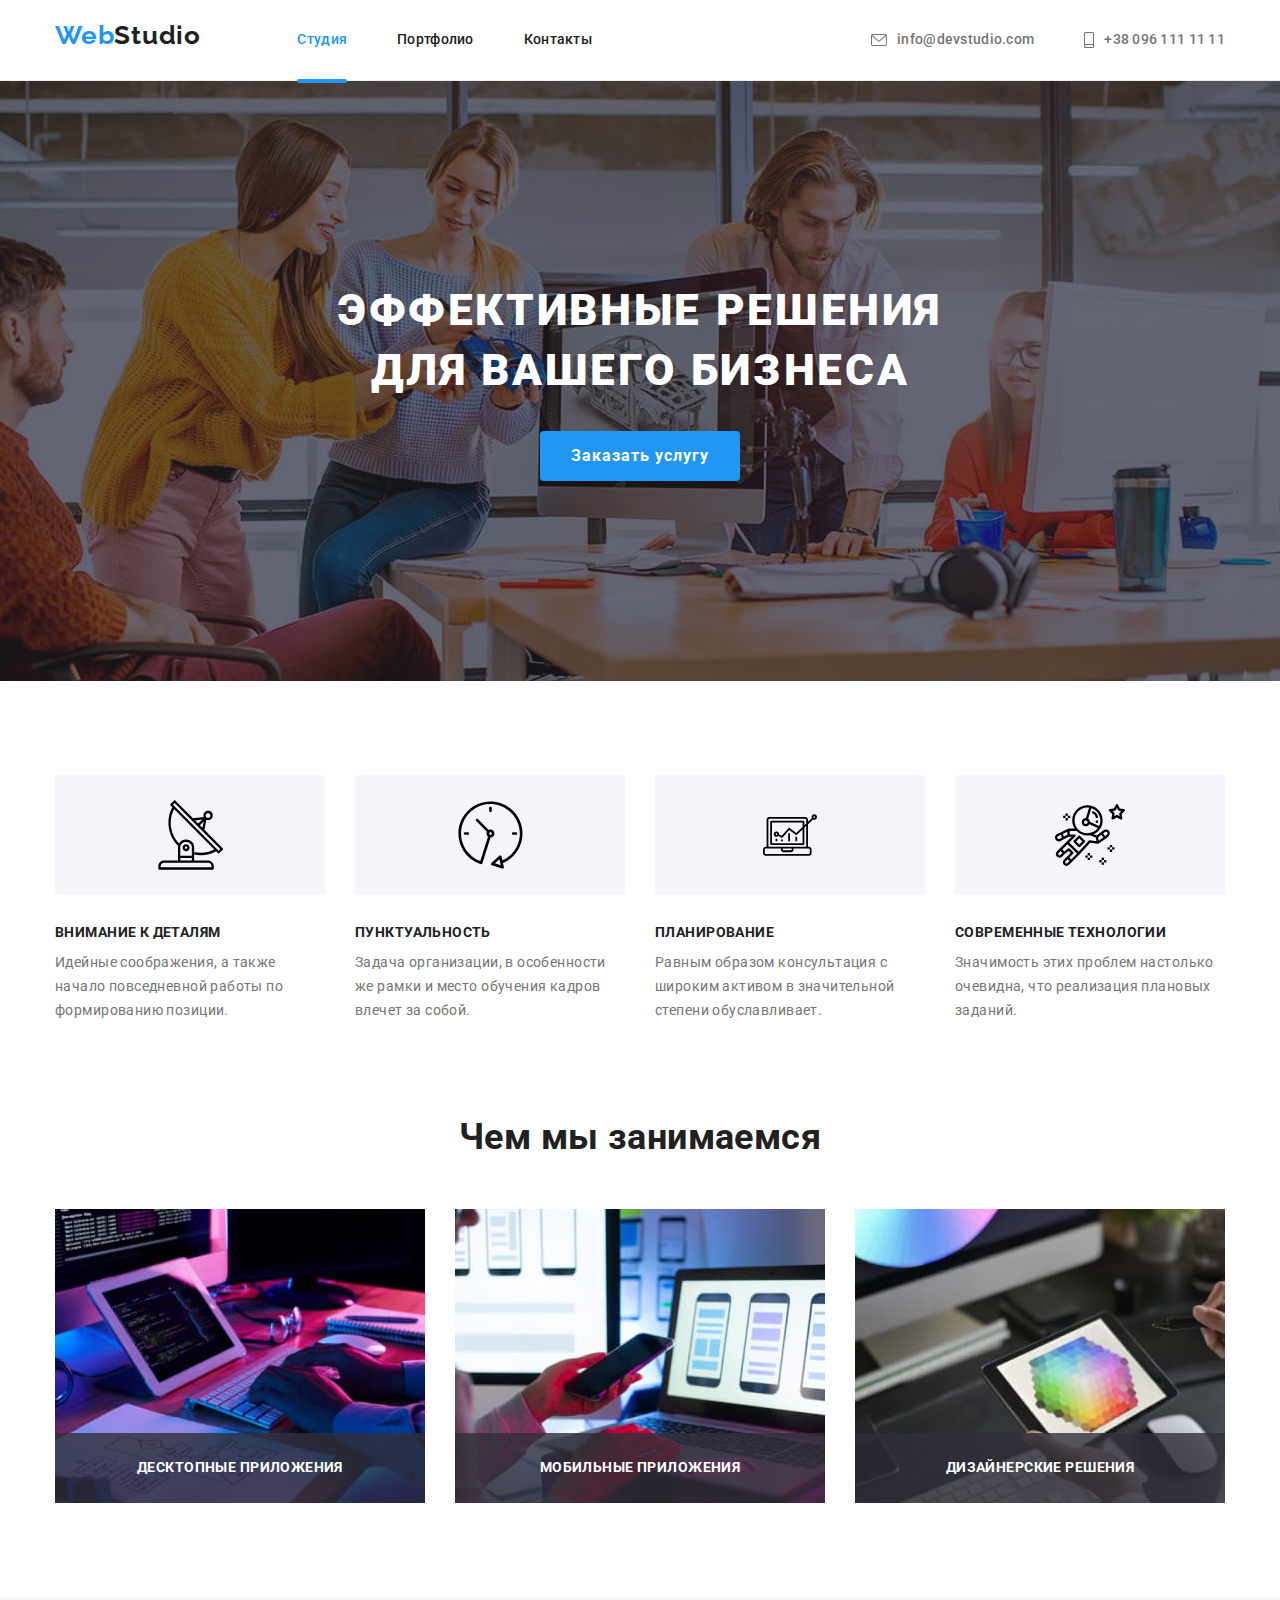
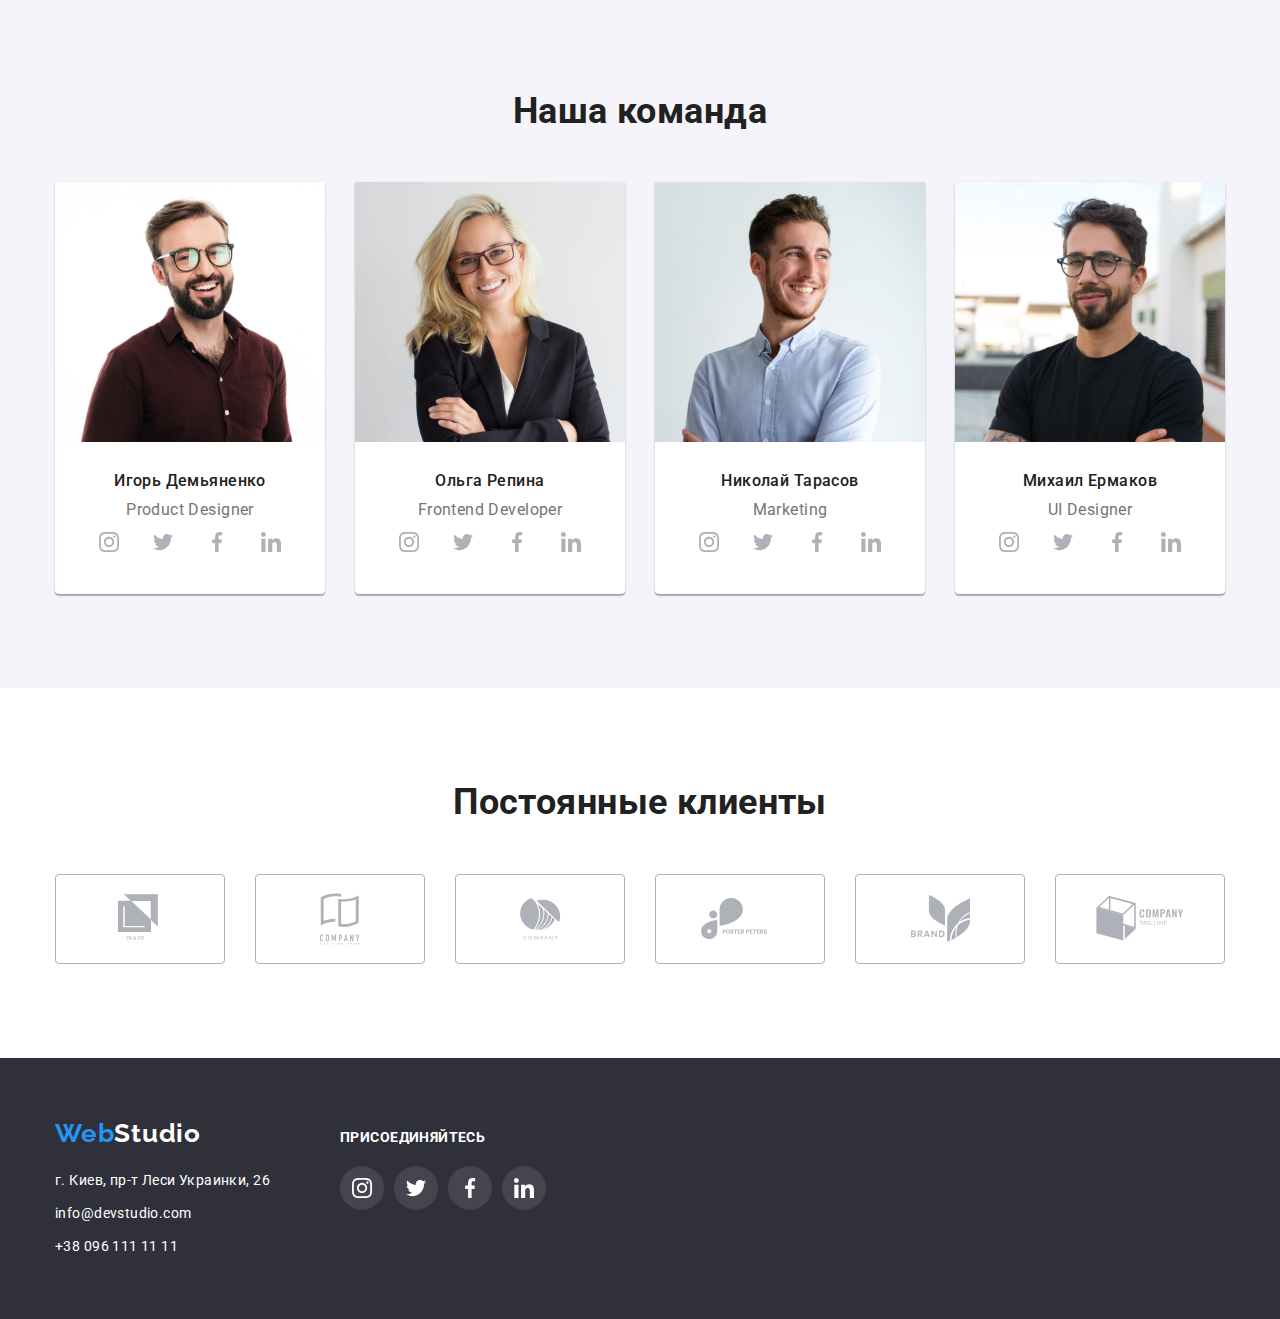
<file: index.html>
<!DOCTYPE html>
<html lang="ru">
<head>
    <meta charset="UTF-8">
    <meta http-equiv="X-UA-Compatible" content="IE=edge">
    <meta name="viewport" content="width=device-width, initial-scale=1.0">
    <title>WebStydio</title>
    <style> a {text-decoration: none;}</style>
    <link rel="preconnect" href="https://fonts.gstatic.com">
    <link href="https://fonts.googleapis.com/css2?family=Roboto:wght@400;500;700;900&display=swap" rel="stylesheet">
    <link rel="preconnect" href="https://fonts.gstatic.com">
    <link href="https://fonts.googleapis.com/css2?family=Raleway:wght@700&display=swap" rel="stylesheet">
    <link rel="stylesheet" href="https://cdnjs.cloudflare.com/ajax/libs/modern-normalize/0.2.0/modern-normalize.min.css">
    <link rel="stylesheet" href="./css/styles.css"/>
</head>
<body>
    
            
        <header class="header-section">
            <div class="container main-nav">
                <nav class="nav">
                    <a href="" class="logo"> <span class="logo-title">Web</span>Studio</a>
                    <ul class="site-nav list">
                        <li class="item"> <a href="index.html" class="link current">Студия</a></li>
                        <li class="item"> <a href="portfolio.html" class="link ">Портфолио</a></li>
                        <li class="item"> <a href="" class="link">Контакты</a></li>
                    </ul>
                </nav>
                <ul class="auth-nav list">
                    <li class="item">
                        
                         <a class="link icon-envelope" href="mailto:info@devstudio.com">
                            <div class="auth-nav-icon">
                                <svg class="auth-icon" width="16px" height="12px">
                                    <use href="./image/sprite.svg#icon-envelope"></use>
                                </svg>
                                info@devstudio.com
                            </div>
                        </a>
                   
                    </li>
                    <li class="item"> 
                        <a class="link icon-phone" href="tel:+380961111111">
                            <div class="auth-nav-icon">
                                <svg class="auth-icon" width="10px" height="16px">
                                    <use href="./image/sprite.svg#icon-smartphone"></use>
                                </svg>
                                +38 096 111 11 11
                            </div>
                        </a>
                    </li>
                </ul>
            </div> 
        </header>
        
          
        <main>

            <section class="hero section overlay">
                <div class="container ">
                    <h1 class="hero-title"> Эффективные решения </br>для вашего бизнеса</h1>
                    <button  data-open-modal type="button" class="hero-button">Заказать услугу</button>
                </div>
            </section>
            
        
            <section class="benefits section">
                <div class="container">
                    <h2 class="visually-hidden">Наши преимущества</h2>
                    <ul class="  benefits-list">
                        <li class="benefits-item list">
                            <div class="benefits-icon-symbol">
                                <svg class="benefits-icon" width="65px" height="70px">
                                    <use href="./image/sprite.svg#icon-group"></use>
                                </svg>
                            </div>
                            <h3 class="benefits-title">Внимание к деталям</h3>
                            <p>Идейные соображения, а также начало повседневной работы по формированию позиции.</p>
                        </li>
                        <li class="benefits-item list">
                           <div class="benefits-icon-symbol">
                                <svg class="benefits-icon" width="67px" height="70px">
                                    <use href="./image/sprite.svg#icon-clock"></use>
                                </svg>
                           </div>
                            <h3 class="benefits-title">Пунктуальность</h3>
                            <p>Задача организации, в особенности же рамки и место обучения кадров влечет за собой.</p>
                        </li>
                        <li class="benefits-item list">
                            <div class="benefits-icon-symbol">
                                <svg class="benefits-icon" width="70px" height="54px">
                                    <use href="./image/sprite.svg#icon-diagram"></use>
                                </svg>
                            </div>
                            <h3 class="benefits-title">Планирование</h3>
                            <p>Равным образом консультация с широким активом в значительной степени обуславливает.</p>
                        </li>
                        <li class="benefits-item list">
                            <div class="benefits-icon-symbol">
                                <svg class="benefits-icon" width="70px" height="70px">
                                    <use href="./image/sprite.svg#icon-astronaut"></use>
                                </svg>
                            </div>
                            <h3 class="benefits-title">Современные технологии</h3>
                            <p>Значимость этих проблем настолько очевидна, что реализация плановых заданий.</p>
                        </li>
                    </ul>
                </div>
            </section>          
               

            <section class="work section">
                <div class="container">
                    <h2 class="work title">Чем мы занимаемся</h2>
                    <ul class="work-item">
                        <li class="list"> 
                            <div class="work-thumb">
                                <img src="./image/main/section1/img-0.jpg" alt="программист пишет код компьютером" width="370">
                                <h3 class="work-description">Десктопные приложения</h3>
                            </div>
                        </li>
                        <li class="list"> 
                            <div class="work-thumb">
                                <img src="./image/main/section1/img-1.jpg" alt="дизайнер создает образцы" width="370">
                                <h3 class="work-description">Мобильные приложения</h3>
                            </div>
                        </li>
                        <li class="list"> 
                            <div class="work-thumb">
                                <img src="./image/main/section1/img-2.jpg" alt="дизайнер подбирает цвет" width="370">
                                <h3 class="work-description">Дизайнерские решения</h3>
                            </div>
                        </li>
                    </ul>
                </div>
            </section>

            
            <section class="teammembers section">
                <div class=" container ">
                    <h2 class="teammembers title">Наша команда </h2>
                    <ul class="members list">
                        <li class="list-item">
                            <img src="./image/main/section2/img.jpg" alt="портрет мужчины в очках" width="270">
                            <div class="description">
                                <h3>Игорь Демьяненко</h3>
                                <p>Product Designer</p>
                                <ul class="list social-icons">
                                    <li class="social-icons-item">
                                        <a href="https://www.instagram.com/?hl=ru" class="social-icons-link" target="_blank" rel="noopener noreferrer">
                                            <svg class="icon">
                                                <use href="./image/sprite.svg#icon-instagram"></use>
                                            </svg>
                                        </a>
                                    </li>
                                    <li class="social-icons-item">
                                        <a href="https://twitter.com/login?lang=ru" class="social-icons-link" target="_blank" rel="noopener noreferrer">
                                            <svg class="icon">
                                                <use href="./image/sprite.svg#icon-twitter"></use>
                                            </svg>
                                        </a>
                                    </li>
                                    <li class="social-icons-item">
                                        <a href="https://uk-ua.facebook.com" class="social-icons-link" target="_blank" rel="noopener noreferrer">
                                            <svg class="icon">
                                                <use href="./image/sprite.svg#icon-facebook"></use>
                                            </svg>
                                        </a>
                                    </li>
                                    <li class="social-icons-item">
                                        <a href="https://www.linkedin.com" class="social-icons-link" target="_blank" rel="noopener noreferrer">
                                            <svg class="icon">
                                                <use href="./image/sprite.svg#icon-linkedin"></use>
                                            </svg>
                                        </a>
                                    </li>
                                </ul>
                            </div>
        
                        <li class="list-item">
                            <img src="./image/main/section2/img-1.jpg" alt="портрет женщины в очках" width="270">
                            <div class="description">
                                <h3>Ольга Репина</h3>
                                <p>Frontend Developer</p>
                                <ul class="list social-icons">
                                    <li class="social-icons-item">
                                        <a href="https://www.instagram.com/?hl=ru" class="social-icons-link" target="_blank" rel="noopener noreferrer">
                                            <svg class="icon">
                                                <use href="./image/sprite.svg#icon-instagram"></use>
                                            </svg>
                                        </a>
                                    </li>
                                    <li class="social-icons-item">
                                        <a href="https://twitter.com/login?lang=ru" class="social-icons-link" target="_blank" rel="noopener noreferrer">
                                            <svg class="icon">
                                                <use href="./image/sprite.svg#icon-twitter"></use>
                                            </svg>
                                        </a>
                                    </li>
                                    <li class="social-icons-item">
                                        <a href="https://uk-ua.facebook.com" class="social-icons-link" target="_blank" rel="noopener noreferrer">
                                            <svg class="icon">
                                                <use href="./image/sprite.svg#icon-facebook"></use>
                                            </svg>
                                        </a>
                                    </li>
                                    <li class="social-icons-item">
                                        <a href="https://www.linkedin.com" class="social-icons-link" target="_blank" rel="noopener noreferrer">
                                            <svg class="icon">
                                                <use href="./image/sprite.svg#icon-linkedin"></use>
                                            </svg>
                                        </a>
                                    </li>
                                </ul>
                            </div>
                        </li>
                    
                        <li class="list-item">
                            <img src="./image/main/section2/img-2.jpg" alt="портрет мужчины в логубий рубашке" width="270">
                            <div class="description">
                                <h3>Николай Тарасов</h3>
                                <p>Marketing</p>
                                <ul class="list social-icons">
                                    <li class="social-icons-item">
                                        <a href="https://www.instagram.com/?hl=ru" class="social-icons-link" target="_blank" rel="noopener noreferrer">
                                            <svg class="icon">
                                                <use href="./image/sprite.svg#icon-instagram"></use>
                                            </svg>
                                        </a>
                                    </li>
                                    <li class="social-icons-item">
                                        <a href="https://twitter.com/login?lang=ru" class="social-icons-link" target="_blank" rel="noopener noreferrer">
                                            <svg class="icon">
                                                <use href="./image/sprite.svg#icon-twitter"></use>
                                            </svg>
                                        </a>
                                    </li>
                                    <li class="social-icons-item">
                                        <a href="https://uk-ua.facebook.com" class="social-icons-link" target="_blank" rel="noopener noreferrer">
                                            <svg class="icon">
                                                <use href="./image/sprite.svg#icon-facebook"></use>
                                            </svg>
                                        </a>
                                    </li>
                                    <li class="social-icons-item">
                                        <a href="https://www.linkedin.com" class="social-icons-link" target="_blank" rel="noopener noreferrer">
                                            <svg class="icon">
                                                <use href="./image/sprite.svg#icon-linkedin"></use>
                                            </svg>
                                        </a>
                                    </li>
                                </ul>
                            </div>
                        </li>
                    
                        <li class="list-item">
                            <img src="./image/main/section2/img-3.jpg" alt="портрет мужчины в очках и черной футболке" width="270">
                            <div class="description">
                                <h3>Михаил Ермаков</h3>
                                <p>UI Designer</p>
                                <ul class="list social-icons">
                                    <li class="social-icons-item">
                                        <a href="https://www.instagram.com/?hl=ru" class="social-icons-link" target="_blank" rel="noopener noreferrer">
                                            <svg class="icon">
                                                <use href="./image/sprite.svg#icon-instagram"></use>
                                            </svg>
                                        </a>
                                    </li>
                                    <li class="social-icons-item">
                                        <a href="https://twitter.com/login?lang=ru" class="social-icons-link" target="_blank" rel="noopener noreferrer">
                                            <svg class="icon">
                                                <use href="./image/sprite.svg#icon-twitter"></use>
                                            </svg>
                                        </a>
                                    </li>
                                    <li class="social-icons-item">
                                        <a href="https://uk-ua.facebook.com" class="social-icons-link" target="_blank" rel="noopener noreferrer">
                                            <svg class="icon">
                                                <use href="./image/sprite.svg#icon-facebook"></use>
                                            </svg>
                                        </a>
                                    </li>
                                    <li class="social-icons-item">
                                        <a href="https://www.linkedin.com" class="social-icons-link" target="_blank" rel="noopener noreferrer">
                                            <svg class="icon">
                                                <use href="./image/sprite.svg#icon-linkedin"></use>
                                            </svg>
                                        </a>
                                    </li>
                                </ul>
                            </div>
                        </li>
                    </ul>
                </div>
                
                
             </section>
            <section class="clients section">
                <div class="container">
                    <h2 class="client title">Постоянные клиенты</h2>
                    <ul class="clients list">
                        <li class="clients-item">
                            <a href="" class="clients-link">
                                <svg class="clients-icon" width="44px" height="49px">
                                    <use href="./image/sprite.svg#icon-yaco"></use>
                                </svg>
                            </a>
                            
                        </li>
                        <li class="clients-item">
                            <a href="" class="clients-link">
                                <svg class="clients-icon" width="40px" height="52px">
                                    <use href="./image/sprite.svg#icon-companytagline"></use>
                                </svg>
                            </a>
                        </li>
                        <li class="clients-item">
                            <a href="" class="clients-link">
                                <svg class="clients-icon" width="41px" height="42px">
                                    <use href="./image/sprite.svg#icon-company"></use>
                                </svg>
                            </a>
                        </li>
                        <li class="clients-item">
                            <a href="" class="clients-link">
                                <svg class="clients-icon" width="79px" height="42px">
                                    <use href="./image/sprite.svg#icon-foster"></use>
                                </svg>
                            </a>
                        </li>
                        <li class="clients-item">
                            <a href="" class="clients-link">
                                <svg class="clients-icon" width="59px" height="47px">
                                    <use href="./image/sprite.svg#icon-brand"></use>
                                </svg>
                            </a>
                        </li>
                        <li class="clients-item">
                            <a href="" class="clients-link">
                                <svg class="clients-icon" width="88px" height="45px">
                                    <use href="./image/sprite.svg#icon-tagline"></use>
                                </svg>
                            </a>
                        </li>

                    </ul>
                </div>

            </section>






        </main>
        
        <footer class="footer section">
            <div class="footer container">
                <div class="footer-nav">
                        <a href="" class="logo"> <span class="logo-title">Web</span><span class="logo-item">Studio</span></a>
                        <address class="address-text">
                        <a href="https://goo.gl/maps/hkrQfzcAVthY6jmx7" target="_blank">г. Киев, пр-т Леси Украинки, 26</a>
                        <ul class="auth-list">
                            <li class="mail list"> <a class="auth-item" href="mailto:info@devstudio.com">info@devstudio.com</a></li>
                            <li class="tel list"> <a class="auth-item" href="tel:+380961111111">+38 096 111 11 11</a></li>
                        </ul>
                    </address>
                </div>  
            

                <div class="social">
                    <h3 class="footer social-icons">присоединяйтесь</h3>
                    <ul class="list social-icons">
                        <li class="footer social-icons-item">
                            <a href="https://www.instagram.com/?hl=ru" class="social-icons-link" target="_blank" rel="noopener noreferrer">
                                <svg class="icon">
                                    <use href="./image/sprite.svg#icon-instagram"></use>
                                </svg>
                            </a>
                        </li>
                        <li class="social-icons-item">
                            <a href="https://twitter.com/login?lang=ru" class="social-icons-link" target="_blank" rel="noopener noreferrer">
                                <svg class="icon">
                                    <use href="./image/sprite.svg#icon-twitter"></use>
                                </svg>
                            </a>
                        </li>
                        <li class="social-icons-item">
                            <a href="https://uk-ua.facebook.com" class="social-icons-link" target="_blank" rel="noopener noreferrer">
                                <svg class="icon">
                                    <use href="./image/sprite.svg#icon-facebook"></use>
                                </svg>
                            </a>
                        </li>
                        <li class="social-icons-item">
                            <a href="https://www.linkedin.com" class="social-icons-link" target="_blank" rel="noopener noreferrer">
                                <svg class="icon">
                                    <use href="./image/sprite.svg#icon-linkedin"></use>
                                </svg>
                            </a>
                        </li>
                    </ul>
                </div>
            </div>
           

           




        </footer>
        <div class="backdrop is-hidden" data-backdrop>
            <div class="modal">
                <button data-close-modal class="modal-button" type="button">
                    <svg class="modal-icon" width="11px" height="11px">
                        <use href="./image/sprite.svg#icon-close"></use>
                    </svg>
                </button>
        
        
            </div>
        </div>
    <script>
        const refs = {
            openModalBtn: document.querySelector("[data-open-modal]"),
            closeModalBtn: document.querySelector("[data-close-modal]"),
            backdrop: document.querySelector("[data-backdrop]"),
        };

        refs.openModalBtn.addEventListener("click", toggleModal);
        refs.closeModalBtn.addEventListener("click", toggleModal);

        refs.backdrop.addEventListener("click", logBackdropClick);

        function toggleModal() {
            refs.backdrop.classList.toggle("is-hidden");
        }

        function logBackdropClick() {
            console.log("Это клик в бекдроп");
        }
    </script>
</body>

</html>
</file>
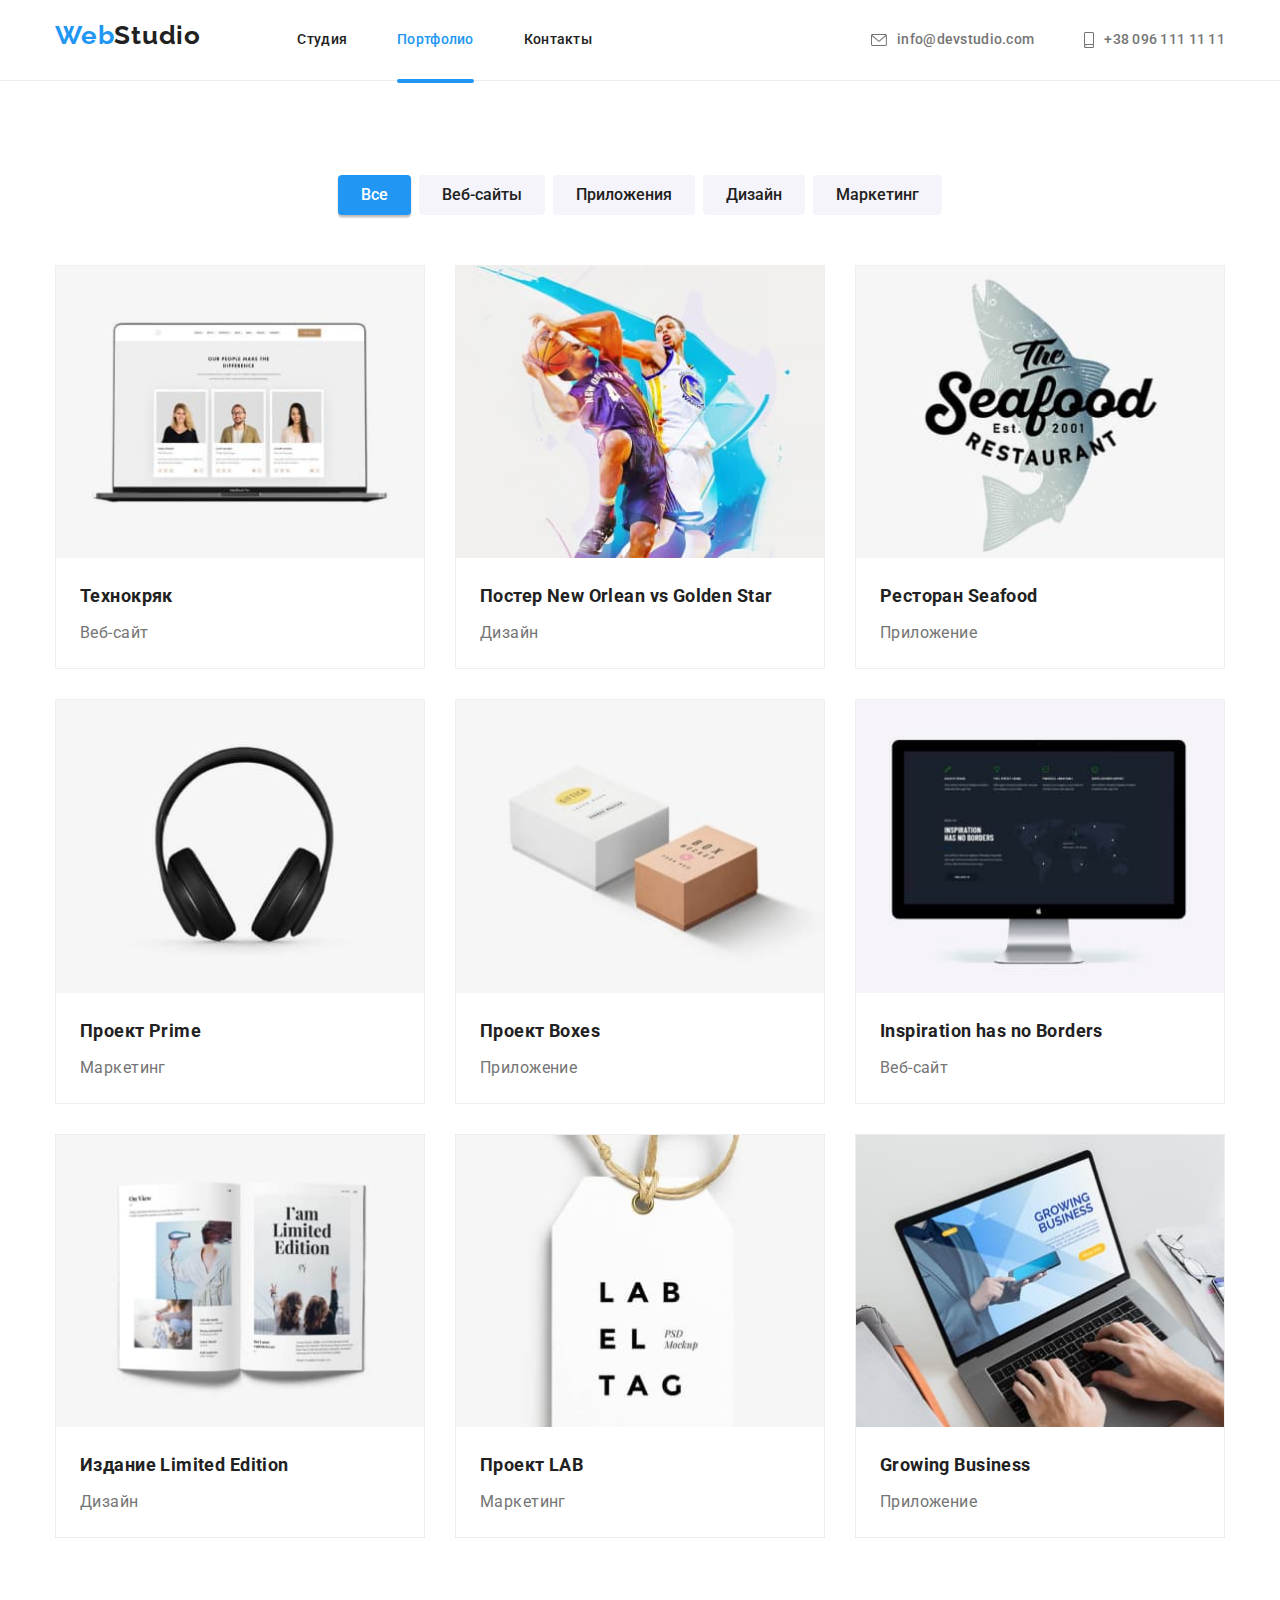
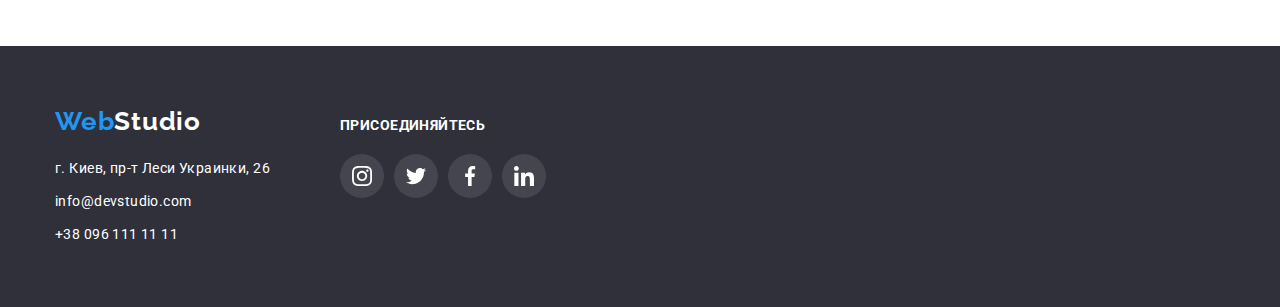
<file: portfolio.html>
<!DOCTYPE html>
<html lang="ru">

<head>
    <meta charset="UTF-8">
    <meta http-equiv="X-UA-Compatible" content="IE=edge">
    <meta name="viewport" content="width=device-width, initial-scale=1.0">
    <title>Portfolio</title>
    <style> a {text-decoration: none;}
    </style>
    <link rel="preconnect" href="https://fonts.gstatic.com">
    <link href="https://fonts.googleapis.com/css2?family=Roboto:wght@400;500;700;900&display=swap" rel="stylesheet">
    <link rel="preconnect" href="https://fonts.gstatic.com">
    <link href="https://fonts.googleapis.com/css2?family=Raleway:wght@700&display=swap" rel="stylesheet">
    <link rel="stylesheet" href="https://cdnjs.cloudflare.com/ajax/libs/modern-normalize/0.2.0/modern-normalize.min.css">
    <link rel="stylesheet" href="./css/styles.css" />
</head>

<body>
    

        <header class="header-section">
            <div class="container main-nav">
                <nav class="nav">
                    <a href="" class="logo"> <span class="logo-title">Web</span>Studio</a>
        
                    <ul class="site-nav list">
                        <li class="item"> <a href="index.html" class="link ">Студия</a></li>
                        <li class="item"> <a href="portfolio.html" class="link current ">Портфолио</a></li>
                        <li class="item"> <a href="" class="link">Контакты</a></li>
                    </ul>
                </nav>
                <ul class="auth-nav list">
                    <li class="item">
                        
                         <a class="link icon-envelope" href="mailto:info@devstudio.com">
                            <div class="auth-nav-icon">
                                <svg class="auth-icon" width="16px" height="12px">
                                    <use href="./image/sprite.svg#icon-envelope"></use>
                                </svg>
                                info@devstudio.com
                            </div>
                        </a>
                   
                    </li>
                    <li class="item"> 
                        <a class="link icon-phone" href="tel:+380961111111">
                            <div class="auth-nav-icon">
                                <svg class="auth-icon" width="10px" height="16px">
                                    <use href="./image/sprite.svg#icon-smartphone"></use>
                                </svg>
                                +38 096 111 11 11
                            </div>
                        </a>
                    </li>
                </ul>
            </div>
        </header>
        <main>
            <section class="main-section ">
                <div class="container" >
                    <ul class="filters">
                        <li class="button-filter list"> 
                            <button type="button" class="button link current">Все</button></li>
                        <li class="button-filter list"> 
                            <button type="button" class="button link">Веб-сайты</button></li>
                        <li class="button-filter list"> 
                            <button type="button" class="button link">Приложения</button></li>
                        <li class="button-filter list"> 
                            <button type="button" class="button link">Дизайн</button></li>
                        <li class="button-filter list">
                            <button type="button" class="button link">Маркетинг</button></li>
                    
                    
                    </ul>
                    <h1 class="visually-hidden">Работы</h1>
                    
                    <ul class="menu">
                        <li class="menu-item list">
                            <a class="foto" href="">
                                <div class="thumb" >
                                    <div class="foto-overlay">
                                        <p class="text-overlay">
                                            Технокряк это современная площадка распространения коронавируса. Компании используют эту платформу для цифрового
                                            шпионажа и атак на защищённые сервера конкурентов.
                                        </p>
                                    </div>
                                    <img src="./image/portfolio/img-1.jpg" alt="Робочий стол" width="370px">
                                </div>
                                <div class="note">
                                    <h2>Технокряк</h2>
                                    <p class="note-item">Веб-сайт</p>
                                </div>
                            </a>
                        </li>
                        
                    
                        <li class="menu-item list">
                            <a class="foto" href=""> 
                                <div class="thumb">
                                    <div class="foto-overlay">
                                        <p class="text-overlay">
                                            Технокряк это современная площадка распространения коронавируса. Компании используют эту платформу для цифрового
                                            шпионажа и атак на защищённые сервера конкурентов.
                                        </p>
                                    </div>
                                    <img src="./image/portfolio/img-2.jpg" alt="2 человек играют баскетбол" width="370px"> 
                                </div>
                                <div class="note">
                                    <h2>Постер New Orlean vs Golden Star</h2>
                                    <p class="note-item">Дизайн</p>
                                </div>
                            </a>
                        </li>
                    
                        <li class="menu-item list">
                            <a class="foto" href=""> 
                                <div class="thumb">
                                    <div class="foto-overlay">
                                        <p class="text-overlay">
                                            Технокряк это современная площадка распространения коронавируса. Компании используют эту платформу для цифрового
                                            шпионажа и атак на защищённые сервера конкурентов.
                                        </p>
                                    </div>
                                    <img src="./image/portfolio/img-3.jpg" alt="2 человек играют баскетбол" width="370px"> 
                                </div>
                                 <div class="note">
                                    <h2>Ресторан Seafood</h2>
                                    <p class="note-item">Приложение</p>
                                </div>
                            </a>
                        </li>
                    
                        <li class="menu-item list">
                            <a class="foto" href=""> 
                                <div class="thumb">
                                    <div class="foto-overlay">
                                        <p class="text-overlay">
                                            Технокряк это современная площадка распространения коронавируса. Компании используют эту платформу для цифрового
                                            шпионажа и атак на защищённые сервера конкурентов.
                                        </p>
                                    </div>
                                    <img src="./image/portfolio/img-4.jpg" alt="2 человек играют баскетбол" width="370px">
                                </div>
                                <div class="note">
                                    <h2>Проект Prime</h2>
                                    <p class="note-item">Маркетинг</p>
                                </div>
                            </a>
                        </li>
                    
                        <li class="menu-item list">
                            <a class="foto" href=""> 
                                <div class="thumb">
                                    <div class="foto-overlay">
                                        <p class="text-overlay">
                                            Технокряк это современная площадка распространения коронавируса. Компании используют эту платформу для цифрового
                                            шпионажа и атак на защищённые сервера конкурентов.
                                        </p>
                                    </div>
                                    <img src="./image/portfolio/img-5.jpg" alt="2 человек играют баскетбол" width="370px"> 
                                </div>
                                <div class="note">
                                    <h2>Проект Boxes</h2>
                                    <p class="note-item">Приложение</p>
                                </div>
                            </a>
                        </li>
                    
                        <li class="menu-item list">
                            <a class="foto" href=""> 
                                <div class="thumb">
                                    <div class="foto-overlay">
                                        <p class="text-overlay">
                                            Технокряк это современная площадка распространения коронавируса. Компании используют эту платформу для цифрового
                                            шпионажа и атак на защищённые сервера конкурентов.
                                        </p>
                                    </div>
                                    <img src="./image/portfolio/img-6.jpg" alt="2 человек играют баскетбол" width="370px">
                                </div>
                                <div class="note">
                                    <h2>Inspiration has no Borders</h2>
                                    <p class="note-item">Веб-сайт</p>
                                </div>
                            </a>
                        </li>
                    
                        <li class="menu-item list">
                            <a class="foto" href=""> 
                                <div class="thumb">
                                    <div class="foto-overlay">
                                        <p class="text-overlay">
                                            Технокряк это современная площадка распространения коронавируса. Компании используют эту платформу для цифрового
                                            шпионажа и атак на защищённые сервера конкурентов.
                                        </p>
                                    </div>
                                    <img src="./image/portfolio/img-7.jpg" alt="2 человек играют баскетбол" width="370px">
                                </div>
                                <div class="note">
                                    <h2>Издание Limited Edition</h2>
                                    <p class="note-item">Дизайн</p>
                                </div>
                            </a>
                        </li>
                    
                        <li class="menu-item list">
                            <a class="foto" href=""> 
                                <div class="thumb">
                                    <div class="foto-overlay">
                                        <p class="text-overlay">
                                            Технокряк это современная площадка распространения коронавируса. Компании используют эту платформу для цифрового
                                            шпионажа и атак на защищённые сервера конкурентов.
                                        </p>
                                    </div>
                                    <img src="./image/portfolio/img-8.jpg" alt="2 человек играют баскетбол" width="370px">
                                </div>
                                <div class="note">
                                    <h2>Проект LAB</h2>
                                    <p class="note-item">Маркетинг</p>
                                </div>
                            </a>
                        </li>
                    
                        <li class="menu-item list">
                            <a class="foto" href=""> 
                                <div class="thumb">
                                    <div class="foto-overlay">
                                        <p class="text-overlay">
                                             Технокряк это современная площадка распространения коронавируса. Компании используют эту платформу для цифрового
                                             шпионажа и атак на защищённые сервера конкурентов.
                                        </p>
                                    </div>
                                    <img src="./image/portfolio/img-9.jpg" alt="2 человек играют баскетбол" width="370px">
                                </div>
                                <div class="note">
                                    <h2>Growing Business</h2>
                                    <p class="note-item">Приложение</p>
                                </div>
                            </a>
                        </li>
                    </ul>
                </div>
            </section>
        </main>
        
        <footer class="footer section">
            <div class=" footer container">
                <div class="footer-nav">
                    <a href="" class="logo"> <span class="logo-title">Web</span><span class="logo-item">Studio</span></a>
                    <address class="address-text">
                    <a href="https://goo.gl/maps/hkrQfzcAVthY6jmx7" target="_blank">г. Киев, пр-т Леси Украинки, 26</a>
                    
                    <ul class="auth-list">
                        <li class="mail list"> <a class="auth-item" href="mailto:info@devstudio.com">info@devstudio.com</a></li>
                        <li class="tel list"> <a class="auth-item" href="tel:+380961111111">+38 096 111 11 11</a></li>
                    </ul>
                </address>
                </div>
           
                <div class="social">
                    <h3 class="footer social-icons">присоединяйтесь</h3>
                    <ul class="list social-icons">
                        <li class="footer social-icons-item">
                            <a href="https://www.instagram.com/?hl=ru" class="social-icons-link" target="_blank" rel="noopener noreferrer">
                                <svg class="icon">
                                    <use href="./image/sprite.svg#icon-instagram"></use>
                                </svg>
                            </a>
                        </li>
                        <li class="social-icons-item">
                            <a href="https://twitter.com/login?lang=ru" class="social-icons-link" target="_blank" rel="noopener noreferrer">
                                <svg class="icon">
                                    <use href="./image/sprite.svg#icon-twitter"></use>
                                </svg>
                            </a>
                        </li>
                        <li class="social-icons-item">
                            <a href="https://uk-ua.facebook.com" class="social-icons-link" target="_blank" rel="noopener noreferrer">
                                <svg class="icon">
                                    <use href="./image/sprite.svg#icon-facebook"></use>
                                </svg>
                            </a>
                        </li>
                        <li class="social-icons-item">
                            <a href="https://www.linkedin.com" class="social-icons-link" target="_blank" rel="noopener noreferrer">
                                <svg class="icon">
                                    <use href="./image/sprite.svg#icon-linkedin"></use>
                                </svg>
                            </a>
                        </li>
                    </ul>
                </div>
            </div>
        </footer>

</body>

</html>
</file>
<file: css/styles.css>
:root {
  --primary-text-color: #757575;
  --title-text-color: #212121;
  --additional-text-color: #ffffff;
  --accent-color: #2196f3;
  --primary-bg-color: #fff;
  --main-font-family: "Roboto", sans-serif;
  --timing-function: cubic-bezier(0.4, 0, 0.2, 1);
}
html {
  box-sizing: border-box;
}
*,
*::after,
*::before {
  box-sizing: inherit;
}
h1,
h2,
h3,
h4,
h5,
h6,
p {
  margin: 0;
  padding: 0;
}
.list {
  padding: 0;
  margin: 0;
  list-style: none;
}
.link {
  text-decoration: none;
  color: inherit;
}

img {
  display: block;
  max-width: 100%;
  height: auto;
}

body {
  margin: 0;
  font-family: var(--main-font-family);
  background-color: var(--primary-bg-color);
  color: var(--primary-text-color);
  font-size: 14px;
  line-height: 1.71;
  letter-spacing: 0.03em;
}
.container {
  width: 1200px;
  padding-left: 15px;
  padding-right: 15px;
  margin-left: auto;
  margin-right: auto;
}

.header-section {
  background-color: var(--additional-text-color);
  border-bottom: 1px solid #ececec;
  /* padding-top: 24px;
  padding-bottom: 25px; */
}
.main-nav {
  display: flex;
  align-items: center;
  margin-bottom: 0;
}

.logo {
  display: inline-flex;
  font-family: "Raleway", sans-serif;
  font-weight: 700;
  font-size: 26px;
  line-height: 1.19;
  letter-spacing: 0.03em;
  color: var(--title-text-color);
}
.logo-title {
  color: var(--accent-color);
}
/*Site-nav*/

.site-nav {
  display: inline-flex;
  margin-left: 93px;
}

.site-nav .item + .item {
  margin-left: 50px;
}

.site-nav .link {
  display: flex;
  font-weight: 500;
  font-size: 14px;
  line-height: 1.14;
  letter-spacing: 0.02em;
  color: var(--title-text-color);
  padding-top: 32px;
  padding-bottom: 32px;

  transition-property: color;
  transition-duration: 250ms;
  transition-timing-function: var(--timing-function);
}

.site-nav .link:hover,
.site-nav .link:focus {
  color: var(--accent-color);
}

.site-nav .link-porfolio:hover,
.site-nav .link-porfolio:focus,
.site-nav .link-porfolio:visited {
  color: var(--accent-color);
}

.auth-nav {
  display: flex;
  margin-left: auto;
  font-family: var(--main-font-family);
  font-weight: 500;
  font-size: 14px;
  line-height: 1.14;
  letter-spacing: 0.02em;
  color: #757575;
}
.auth-nav .link {
  display: flex;
  align-items: center;
  padding-top: 32px;
  padding-bottom: 32px;
  transition-property: color;
  transition-duration: 250ms;
  transition-timing-function: var(--timing-function);
}
.item .link {
  fill: #757575;
}
.link:hover .auth-icon,
.link:focus .auth-icon {
  fill: var(--accent-color);
}

.auth-icon {
  margin-right: 10px;
  transition-property: color;
  transition-duration: 250ms;
  transition-timing-function: var(--timing-function);
}
.auth-nav-icon {
  display: inline-flex;
  align-items: center;
}

.auth-nav .item + .item {
  margin-left: 50px;
}

.auth-nav .link:hover,
.auth-nav .link:focus {
  color: var(--accent-color);
}

/* Hero section*/
.hero.section {
  padding-top: 200px;
  padding-bottom: 200px;
}
.overlay {
  max-width: 1600px;
  height: 600px;
  margin-left: auto;
  margin-right: auto;
  background-image: linear-gradient(
      to right,
      rgba(47, 48, 58, 0.4),
      rgba(47, 48, 58, 0.4)
    ),
    url("../image/main/hero/123-1.jpg");
  background-repeat: no-repeat;
  background-position: center;
  background-color: #c4c4c4;
}

.hero {
  background-color: #2f303a;
  text-align: center;
}
.hero-title {
  color: var(--additional-text-color);
  font-family: var(--main-font-family);
  text-align: center;
  font-weight: 900;
  font-size: 44px;
  line-height: 1.36;
  letter-spacing: 0.06em;
  text-transform: uppercase;
  margin-bottom: 30px;
  max-width: 696px;
  margin: 0 auto;
  margin-bottom: 30px;
}
.hero-button {
  font-family: inherit;
  display: inline-block;
  border: 1px solid transparent;
  border-radius: 4px;
  min-width: 200px;
  min-height: 50px;
  font-weight: 700;
  font-size: 16px;
  line-height: 1.87;
  letter-spacing: 0.06em;
  background-color: var(--accent-color);
  color: var(--additional-text-color);
  cursor: pointer;
}
.hero-button:hover {
  background-color: #188ce8;
}
/* Modal*/
.backdrop {
  position: fixed;
  top: 0;
  left: 0;
  width: 100%;
  height: 100%;
  background-color: rgba(0, 0, 0, 0.2);
  opacity: 1;
  transition: opacity 250ms var(--timing-function);
}
.backdrop.is-hidden {
  opacity: 0;
  pointer-events: none;
}

.modal {
  position: absolute;
  top: 50%;
  left: 50%;
  transform: translate(-50%, -50%);
  min-width: 528px;
  min-height: 581px;
  background-color: #fff;

  box-shadow: 0px 1px 3px rgba(0, 0, 0, 0.12), 0px 1px 1px rgba(0, 0, 0, 0.14),
    0px 2px 1px rgba(0, 0, 0, 0.2);
  border-radius: 4px;
}
.modal-icon {
  display: block;
  text-align: center;
}

.modal-button {
  display: flex;
  justify-content: center;
  align-items: center;
  position: absolute;
  top: 8px;
  right: 8px;
  width: 30px;
  height: 30px;
  background: transparent;
  border: 1px solid rgba(0, 0, 0, 0.1);
  border-radius: 50%;
  padding: 0;
  cursor: pointer;
}

/*Benefit section*/

.benefits.section {
  padding-top: 94px;
  padding-bottom: 94px;
}
.visually-hidden {
  position: absolute !important;
  clip: rect(1px 1px 1px 1px);
  clip: rect(1px, 1px, 1px, 1px);
  padding: 0 !important;
  border: 0 !important;
  height: 1px !important;
  width: 1px !important;
  overflow: hidden;
}
/* .benefits-item::before {
  content: "";
  display: block;
  height: 120px;
  width: 270px;
  border-radius: 4px;
  outline: 1px solid orangered;
  background-color: #f5f4fa;
  background-repeat: no-repeat;
  background-position: 50% 50%;
  background-size: 65px;
  background-image: url("../image/icon/vector-1.svg");
}

.benefits-item::before:nth-child(2) {
  background-image: url("../image/icon/vector-2.svg");
}

.benefits-item::before :nth-child(3) {
  background-image: url("../image/icon/vector-3.svg");
}
.benefits-item::before :nth-child(4) {
  background-image: url("../image/icon/vector-3.svg");
} */
/* .benefits-icon {
  background-color: #f5f4fa;
  border-radius: 4px;
} */

.benefits-icon-symbol {
  display: flex;
  justify-content: center;
  align-items: center;
  width: 270px;
  height: 120px;
  background-color: #f5f4fa;
  border-radius: 4px;
}
.benefits-list {
  display: flex;
  justify-content: space-between;
  min-width: 270px;
  margin-bottom: 94px;
  margin: 0;
  padding: 0;
}
.benefits-list .list {
  font-family: var(--main-font-family);
  font-size: 14px;
  line-height: 1.71;
  letter-spacing: 0.03em;
  color: var(--primary-text-color);
}
.benefits-list > .list:not(:last-child) {
  margin-right: 30px;
}

.benefits-title {
  margin-top: 30px;
  margin-bottom: 10px;
  font-family: var(--main-font-family);
  font-weight: 700;
  font-size: 14px;
  line-height: 1.14;
  letter-spacing: 0.03em;
  text-transform: uppercase;
  color: var(--title-text-color);
}
/* what we are doing*/
.work.section {
  padding-top: 0;
  padding-bottom: 94px;
}
.work-item {
  display: flex;
  justify-content: space-between;
  margin: 0;
  padding: 0;
}
.work-item .list:not(:last-child) {
  margin-right: 30px;
}

.title {
  font-weight: 700;
  font-size: 36px;
  line-height: 1.16;
  text-align: center;
  color: var(--title-text-color);
  padding: 0;
  margin-bottom: 50px;
}
.work-thumb {
  position: relative;
}
/* .work-thumb {
  position: absolute;
  left: 0;
  bottom: 0;
  display: inline-block;
  content: "";
  width: 370px;
  height: 70px;
  background-color: rgba(47, 48, 58, 0.8);
  /* opacity: 1; */

.work-description {
  display: flex;
  justify-content: center;
  align-items: center;
  position: absolute;
  bottom: 0;
  left: 0;
  width: 370px;
  height: 70px;
  background-color: rgba(47, 48, 58, 0.8);
  font-weight: 700;
  font-size: 14px;
  line-height: 1.14;
  text-align: center;
  text-transform: uppercase;
  color: var(--additional-text-color);
}
/*Our teammembers*/

.teammembers.section {
  background-color: #f5f4fa;
  text-align: center;
  padding: 94px 0;
  margin-bottom: 0;
}

.teammembers-title {
  margin-bottom: 50px;
}

.members.list {
  display: flex;
  justify-content: space-between;
}

.description h3 {
  font-weight: 500;
  font-size: 16px;
  line-height: 1.18;
  text-align: center;
  color: var(--title-text-color);
}

.list-item {
  background-color: var(--additional-text-color);
  border-radius: 0px 0px 4px 4px;
  box-shadow: 0px 1px 3px rgba(0, 0, 0, 0.12), 0px 1px 1px rgba(0, 0, 0, 0.14),
    0px 2px 1px rgba(0, 0, 0, 0.2);
}
.list-item:not(:last-child) {
  margin-right: 30px;
}
.list-item p {
  max-width: 270px;
  font-size: 16px;
  line-height: 1.18;
  text-align: center;
}

.description {
  display: block;
  padding: 30px 0;
}
.description h3 {
  margin-bottom: 10px;
}
.social-icons {
  display: inline-flex;
  margin-top: 16px;
}

.social-icons .icon {
  width: 20px;
  height: 20px;
  fill: #afb1b8;

  transition-property: color;
  transition-duration: 250ms;
  transition-timing-function: cubic-bezier(0.4, 0, 0.2, 1);
}

.social-icons-link:hover .icon,
.social-icons-link:focus .icon {
  fill: #ffffff;
}
.social-icons-link:hover,
.social-icons-link:focus {
  background-color: var(--accent-color);
}

.social-icons-link {
  display: flex;
  justify-content: center;
  align-items: center;
  background-color: #ffffff;
  width: 44px;
  height: 44px;
  border-radius: 50%;

  transition-property: background-color;
  transition-duration: 250ms;
  transition-timing-function: cubic-bezier(0.4, 0, 0.2, 1);
}

.social-icons-item + .social-icons-item {
  margin-left: 10px;
}
/*Our clients*/

.clients.section {
  padding: 94px 0;
}

.clients.list {
  display: inline-flex;
  flex-wrap: wrap;
  margin-left: -30px;
  margin-top: -30px;
  padding: 0;
}
.clients-item {
  display: flex;
  justify-content: center;
  align-items: center;
  flex-basis: calc((100% - 30px * 6) / 6);
  margin-left: 30px;
  margin-top: 30px;
  padding: auto;
}
.clients-icon {
  fill: #afb1b8;

  transition-property: color;
  transition-duration: 250ms;
  transition-timing-function: cubic-bezier(0.4, 0, 0.2, 1);
}

.clients-link {
  display: flex;
  justify-content: center;
  align-items: center;
  border: 1px solid #afb1b8;
  border-radius: 4px;
  width: 170px;
  height: 90px;

  transition-property: color;
  transition-duration: 250ms;
  transition-timing-function: cubic-bezier(0.4, 0, 0.2, 1);
}
.clients-link:hover .clients-icon,
.clients-link:focus .clients-icon {
  fill: var(--accent-color);
}
.clients-link:hover,
.clients-link:focus {
  border: 1px solid var(--accent-color);
}

/*Footer*/

.footer.section {
  padding: 60px 0;
  background-color: #2f303a;
  margin: 0;
}

.footer {
  display: flex;
  align-items: baseline;
}

/* .container > .logo {
  margin-bottom: 20px;
  font-family: "Raleway", sans-serif;
  font-weight: 700;
  font-size: 26px;
  line-height: 1.19; */

.footer-nav .logo {
  margin-bottom: 20px;
}
.logo-item {
  color: var(--additional-text-color);
}

.address-text {
  font-weight: 400;
  font-style: normal;
  font-size: 14px;
  line-height: 1.71;
  letter-spacing: 0.03em;
  color: var(--additional-text-color);
  margin: 0;
}
.address-text a {
  font-family: var(--main-font-family);
  font-size: 14px;
  line-height: 1.71;
  color: var(--additional-text-color);
}
.auth-list {
  display: block;
  text-align: left;
  margin: 9px 0 0;
  padding: 0;
}
.auth-item {
  color: rgba(255, 255, 255, 0.6);
}
.mail.list {
  margin-bottom: 9px;
}

/* footer icons*/

.social {
  display: block;
  margin: 0;
  padding: 0;
  margin-left: 70px;
  max-width: 260px;
}
.social-icons {
  padding: 0;
  margin: 0;
}
.footer .social-icons-link {
  background-color: rgba(255, 255, 255, 0.1);

  transition-property: background-color;
  transition-duration: 250ms;
  transition-timing-function: cubic-bezier(0.4, 0, 0.2, 1);
}

.footer.social-icons {
  font-family: var(--main-font-family);
  font-weight: 700;
  font-size: 14px;
  line-height: 1.14;
  text-transform: uppercase;
  margin-bottom: 20px;
  color: #ffffff;
}
.footer .social-icons-link:hover,
.footer .social-icons-link:focus {
  background-color: var(--accent-color);
}
.footer .icon {
  fill: #fff;
}

/*Portfolio*/

.site-nav .current {
  color: var(--accent-color);
}
.link.current {
  position: relative;
}
.site-nav .current::after {
  content: "";
  display: block;
  position: absolute;
  left: 0;
  bottom: -3px;
  width: 100%;
  height: 4px;
  background-color: var(--accent-color);
  border-radius: 2px;
}
.main-section {
  background-color: var(--primary-bg-color);
  padding: 94px 0;
}

.button {
  border: 1px solid transparent;
  border-radius: 4px;
  padding: 6px 22px;
  background-color: #f5f4fa;
  font-family: var(--main-font-family);
  font-weight: 500;
  font-size: 16px;
  line-height: 1.62;
  color: var(--title-text-color);
  cursor: pointer;
}
.filters {
  display: flex;
  justify-content: center;
  margin: 0 0 50px 0;
  padding: 0;
}
.filters > .list {
  padding: 0;
}
.filters > .list:not(:last-child) {
  padding-right: 8px;
}

.filters .link {
  transition: background-color 250ms cubic-bezier(0.4, 0, 0.2, 1),
    color 250ms cubic-bezier(0.4, 0, 0.2, 1);
}
.button.current,
.button.active,
.filters .link:hover,
.filters .link:focus {
  color: var(--additional-text-color);
  background-color: var(--accent-color);
  box-shadow: 0px 3px 1px rgba(0, 0, 0, 0.1), 0px 1px 2px rgba(0, 0, 0, 0.08),
    0px 2px 2px rgba(0, 0, 0, 0.12);
}

h1 {
  font-weight: 700;
  font-size: 36px;
  line-height: 1.16;
  text-align: center;
  color: var(--title-text-color);
}

.menu {
  display: flex;
  flex-wrap: wrap;
  margin-left: -30px;
  margin-top: -30px;
  padding: 0;
}
.menu-item {
  flex-basis: calc((100% - 90px) / 3);
  margin-left: 30px;
  margin-top: 30px;
  border: 1px solid #eeeeee;
}

.note {
  border-bottom: none;
  padding: 20px 24px;
}
.note h2 {
  text-align: left;
  font-weight: 700;
  font-size: 18px;
  line-height: 2;
  color: var(--title-text-color);
  padding-bottom: 0;
  margin-bottom: 4px;
}

.foto {
  margin: 0;
}
.note-item {
  font-family: var(--main-font-family);
  font-size: 16px;
  line-height: 1.87;
  color: var(--primary-text-color);
}
.thumb {
  position: relative;
  overflow: hidden;
}
.foto-overlay {
  position: absolute;
  display: flex;
  justify-content: center;
  align-items: center;
  top: 0;
  left: 0;
  width: 100%;
  height: 100%;
  transform: translateY(100%);
  transition-property: transform, background-color;
  transition-duration: 250ms;
  transition-timing-function: cubic-bezier(0.4, 0, 0.2, 1);
}
.text-overlay {
  width: 322px;
  font-size: 18px;
  line-height: 1.56;
  color: #fff;
}

.foto:hover .foto-overlay,
.foto:focus .foto-overlay {
  background-color: var(--accent-color);
  transform: translateY(0);
}
</file>
